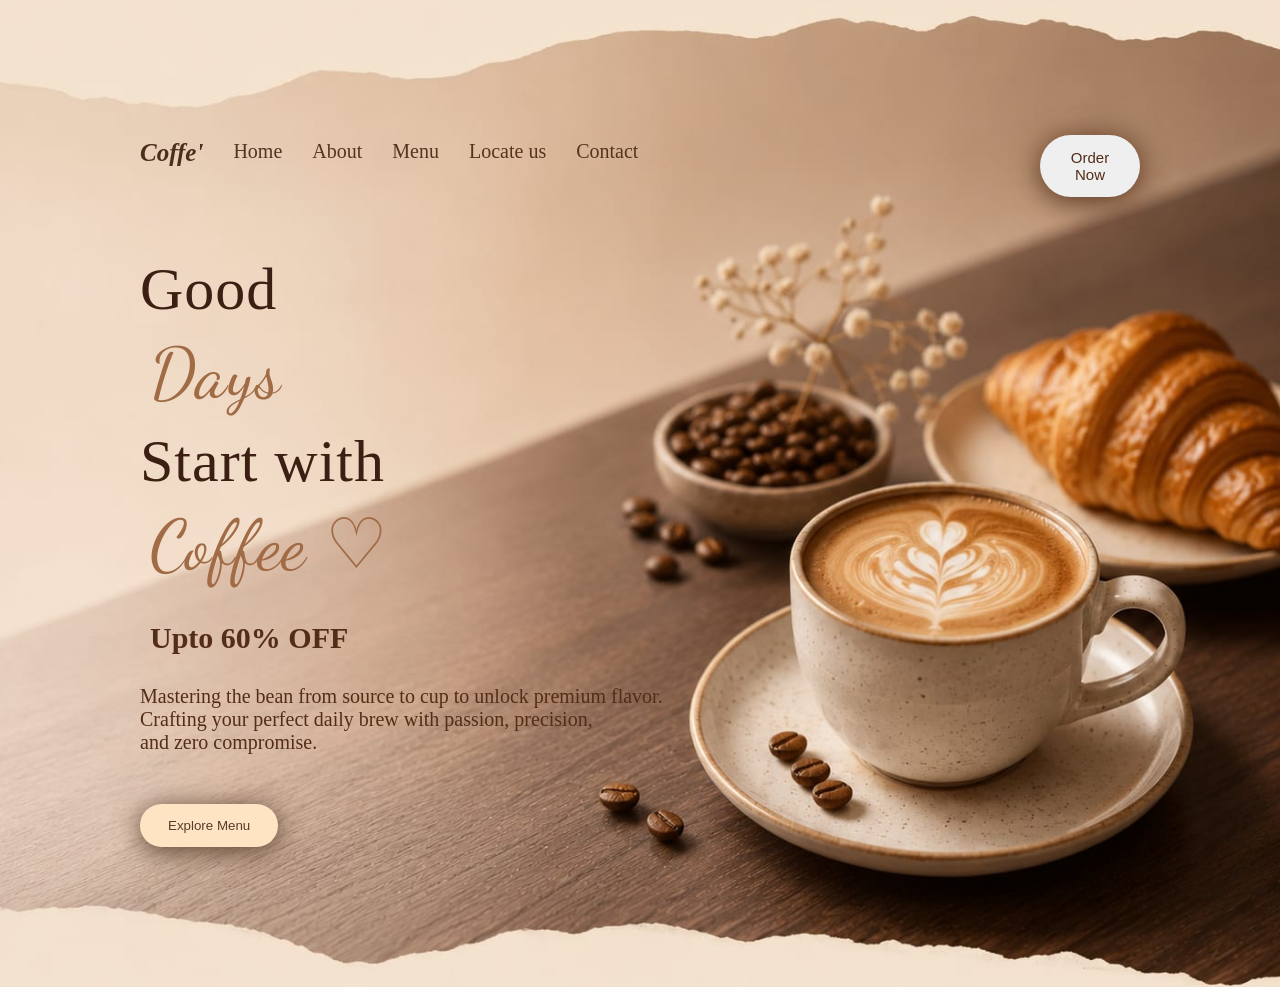
<file: index.html>
<!DOCTYPE html>
<html lang="en">
<head>
    <meta charset="UTF-8">
    <meta name="viewport" content="width=device-width, initial-scale=1.0">
    <title>Coffee Shop</title>
    <link rel="stylesheet"  href="style.css">
    <link rel="preconnect" href="https://fonts.googleapis.com">
<link rel="preconnect" href="https://fonts.gstatic.com" crossorigin>
<link href="https://fonts.googleapis.com/css2?family=Dancing+Script:wght@400..700&display=swap" rel="stylesheet">
    
</head>
<body>
    
  <main class="hero-container">
    
        <header>
            <div class="logos">

            </div>
            <nav class="navbar">
                <div class="logo">Coffe'</div>
                <a href="home/home.html">Home</a>
                <a href="about/cont.html" class="about">About</a>
                <a href="menu/menu.html">Menu</a>
                <a href="locateus/locate.html">Locate us</a>
                <a href="contact/contact.html"> Contact</a>

            </nav>
            <div class="right">
                
                <button class="btn" onclick="orderNow()">Order Now
                    <span> </span>
                </button>
               
            </div>
        </header>

        <div class="content">
        <h1>Good<br><span class="cursive">Days</span><br>
        Start with <br>
        <span class="cursive">Coffee ♡</span></h1>
        <H2> Upto 60% OFF</H2>
        <p>Mastering the bean from source to cup to
             unlock premium flavor. <br>
             Crafting your perfect daily
             brew with passion, precision, <br> and zero compromise.</p>
             <button class="button" onclick="window.location.href='menu/menu.html'">Explore Menu
                <span> </span>
             </button>
            </div>
  </main>  
    <script>
        function orderNow() {
            const audio = new Audio("ordernow/order.mp3");
            audio.play();
            window.open("ordernow/order.html","_blank");
        }
    </script>
</body>
</html>
</file>
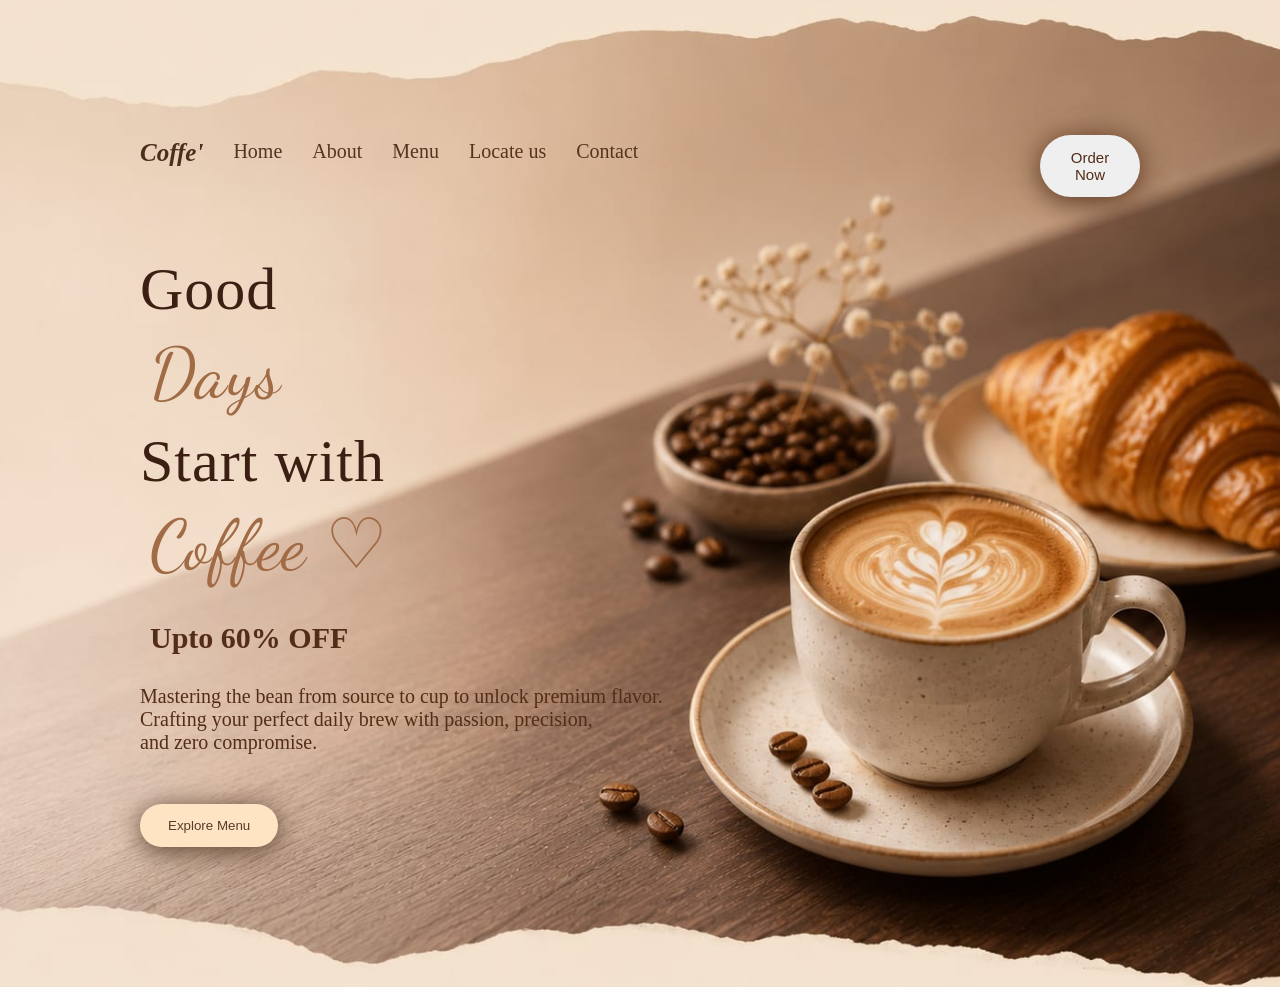
<file: front.html>
<!DOCTYPE html>
<html lang="en">
<head>
    <meta charset="UTF-8">
    <meta name="viewport" content="width=device-width, initial-scale=1.0">
    <title>Coffee Shop</title>
    <link rel="stylesheet"  href="style.css">
    <link rel="preconnect" href="https://fonts.googleapis.com">
<link rel="preconnect" href="https://fonts.gstatic.com" crossorigin>
<link href="https://fonts.googleapis.com/css2?family=Dancing+Script:wght@400..700&display=swap" rel="stylesheet">
    
</head>
<body>
    
  <main class="hero-container">
    
        <header>
            <div class="logos">

            </div>
            <nav class="navbar">
                <div class="logo">Coffe'</div>
                <a href="home/home.html">Home</a>
                <a href="about/cont.html" class="about">About</a>
                <a href="menu/menu.html">Menu</a>
                <a href="locateus/locate.html">Locate us</a>
                <a href="contact/contact.html"> Contact</a>

            </nav>
            <div class="right">
                
                <button class="btn" onclick="orderNow()">Order Now
                    <span> </span>
                </button>
               
                <audio id="orderSound">
                    <source src="ordernow/order.mp3" type="audio/mpeg">
                </audio>
                
                <script>
                function orderNow() {
                    const audio = document.getElementById("orderSound");
                
                    audio.play();
                
                    setTimeout(function() {
                        window.location.href = "../order.html";
                    }, 500);
                }
                </script>
            </div>
        </header>

        <div class="content">
        <h1>Good<br><span class="cursive">Days</span><br>
        Start with <br>
        <span class="cursive">Coffee ♡</span></h1>
        <H2> Upto 60% OFF</H2>
        <p>Mastering the bean from source to cup to
             unlock premium flavor. <br>
             Crafting your perfect daily
             brew with passion, precision, <br> and zero compromise.</p>
             <button class="button" onclick="window.location.href='../menu/menu.html'">Explore Menu
                <span> </span>
             </button>
            </div>
  </main>  
    
</body>
</html>
</file>
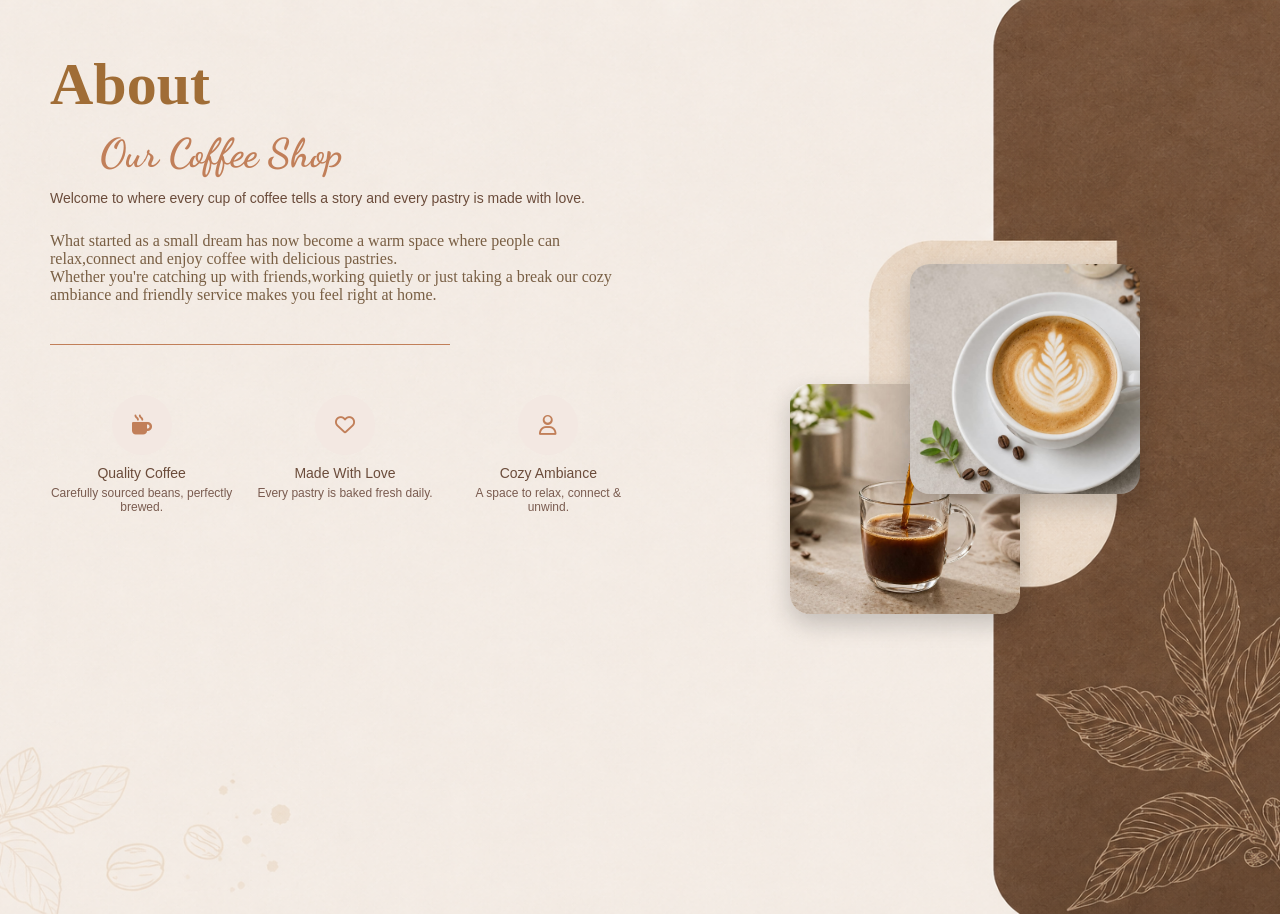
<file: about/cont.html>
<!DOCTYPE html>
<html lang="en">
<head>
    <meta charset="UTF-8">
    <meta name="viewport" content="width=device-width, initial-scale=1.0">
    <title>About</title>
    <link rel="preconnect" href="https://fonts.googleapis.com">
<link rel="preconnect" href="https://fonts.gstatic.com" crossorigin>
<link href="https://fonts.googleapis.com/css2?family=Dancing+Script:wght@400..700&display=swap" rel="stylesheet">
     <link rel="stylesheet"  href="styleabout.css">
     <link rel="stylesheet" href="https://cdnjs.cloudflare.com/ajax/libs/font-awesome/6.5.2/css/all.min.css">
</head>


<body>
    
        <div class="about-container">
            <div class="left">
                <h1 class="fade-up">About</h1>
                <h2 class="about-script">Our Coffee Shop</h2>

                    <p class="box">Welcome to 
                     where every cup of coffee tells a story and every pastry is made with love.<br><br>
                    </p>
                   
                    <p class="fade-right">
                     What started as a small dream has now become a warm space where people can relax,connect and enjoy coffee with delicious pastries.<br>
                     Whether you're catching up with friends,working quietly 
                     or just taking a break our cozy ambiance and friendly service makes you feel right at home.

                </p>
                <div class="line"></div>
                <div class="features">

                    <div class="feature">
                      <div class="icon"><i class="fa-solid fa-mug-hot"></i></div>
                      <h4>Quality Coffee</h4>
                      <p>Carefully sourced beans, perfectly brewed.</p>
                    </div>
                
                    <div class="feature">
                      <div class="icon"><i class="fa-regular fa-heart"></i></div>
                      <h4>Made With Love</h4>
                      <p>Every pastry is baked fresh daily.</p>
                    </div>
                
                    <div class="feature">
                      <div class="icon"><i class="fa-regular fa-user"></i></div>
                      <h4>Cozy Ambiance</h4>
                      <p>A space to relax, connect & unwind.</p>
                    </div>
                
                  </div>
                
                </div>
            </div>
            
              <div class="right">
                <img src="top.jpg" class="img img-top">
                <img src="bottom.jpg" class="img img-bottom">
            </div>
        </div>
        </div>
        <script src="script.js"></script>
    
</body>
</html>
</file>
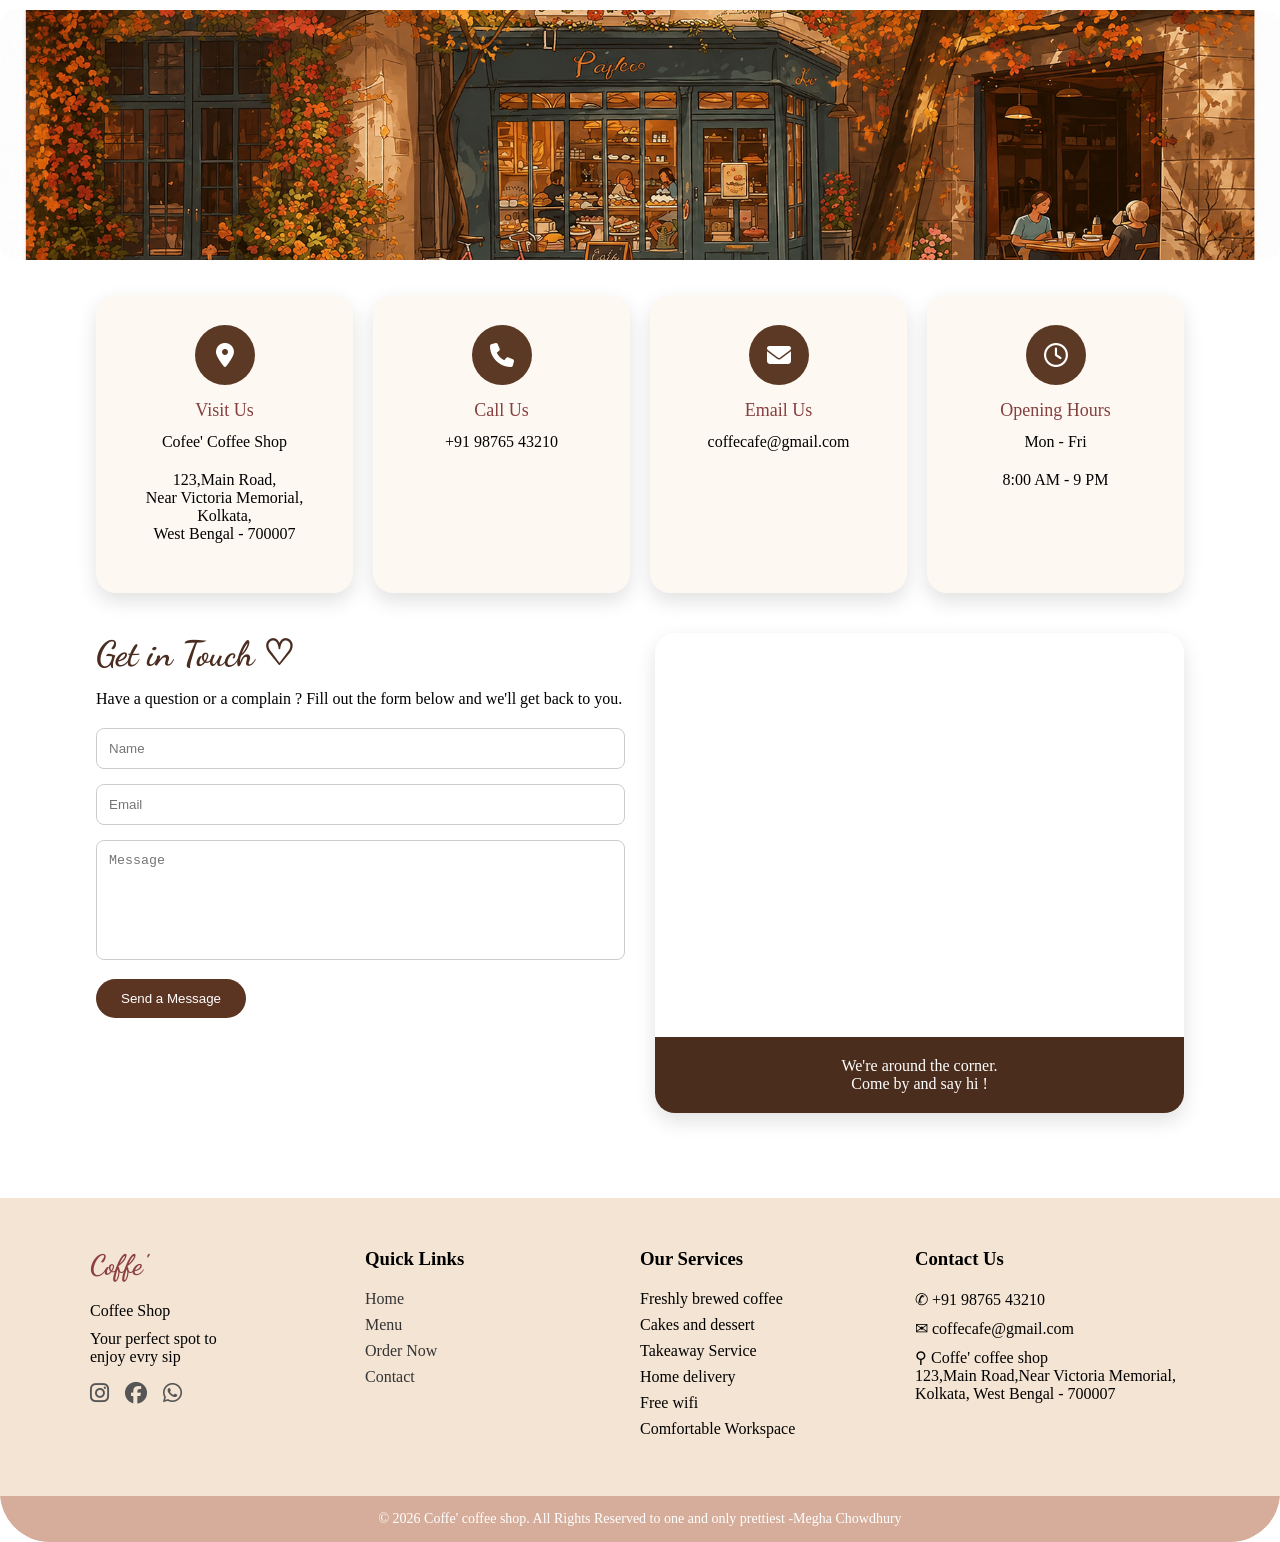
<file: contact/contact.html>
<!DOCTYPE html>
<html lang="en">
<head>
    <meta charset="UTF-8">
    <meta name="viewport" content="width=device-width, initial-scale=1.0">
    <title>Contact</title>
    <link rel="stylesheet" href="contact.css">
    <link rel="stylesheet" href="https://cdnjs.cloudflare.com/ajax/libs/font-awesome/6.5.2/css/all.min.css">
    <link rel="preconnect" href="https://fonts.googleapis.com">
    <link rel="preconnect" href="https://fonts.gstatic.com" crossorigin>
    <link href="https://fonts.googleapis.com/css2?family=Dancing+Script:wght@400..700&display=swap" rel="stylesheet">
        
</head>
<body>
    <section class="hero">
        <img src="co.png" al="contact img">
    </section>
    <div class="container">
        <div class="top-cards">
            <div class="card">
                <div class="icon"><i class="fa-solid fa-location-dot"> </i></div>
                <h3> Visit Us</h3>
                <p> Cofee' Coffee Shop</p>
                <p>  123,Main Road,<br> Near Victoria Memorial,<br>
                    Kolkata, <br> West Bengal - 700007</p>
            </div>
            <div class="card">
                <div class="icon"><i class="fa-solid fa-phone"> </i></div>
                <h3>Call Us</h3>
                <p> +91 98765 43210</p>
            </div>
            <div class="card"> 
                <div class="icon"><i class="fa-solid fa-envelope"></i></div>
                <h3>Email Us</h3>
                <p> coffecafe@gmail.com</p>
            </div>
            <div class="card">
                <div class="icon"> <i class="fa-regular fa-clock"></i></div>
                <h3>Opening Hours</h3>
                <p> Mon - Fri</p>
                <p> 8:00 AM - 9 PM</p>
            </div>
        </div>
        <div class="contact-section">
            <div class="left">
                <h1>Get in Touch ♡</h1>
                <p> 
                    Have a question or a complain ? Fill out the form below
                    and we'll get back to you.
                </p>
                <form>
                    <input type="text" placeholder="Name">
                    <input type="email" placeholder="Email">
                    <textarea placeholder="Message"></textarea>
                    <button> Send a Message</button>
                </form>
            </div>
            <div class="right"> 
                <iframe
                src="https://www.google.com/maps?q=Kolkata&output=embed">
            </iframe>
            <div class="map-footer">
                We're around the corner.<br>
                Come by and say hi !
            </div>
            </div>
        </div>
    </div>
    <footer class="footer">
        <div class="footer-cont">
            <div class="footer-col">
                <h2 class="box"> Coffe'</h2>
                <p class="logo-text">Coffee Shop</p>
                <p>Your perfect spot to <br>
                enjoy evry sip</p>
                <div class="social-icons">
                    <a href="#"><i class="fa-brands fa-instagram"></i></a>
                    <a href="#"><i class="fa-brands fa-facebook"></i></a>
                    <a href="#"><i class="fa-brands fa-whatsapp"></i></a>
                </div>
            </div>
            <div class="footer-col">
                <h3>Quick Links</h3>
                <ul>
                    <li><a href="#">Home</a></li>
                    <li><a href="#"> Menu</a></li>
                    <li><a href="#">Order Now</a></li>
                    <li> <a href="#">Contact</a></li>
                </ul>
            </div>
            <div class="footer-col">
                <h3>Our Services</h3>
                <ul>
                    <li>Freshly brewed coffee</li>
                    <li> Cakes and dessert</li>
                    <li>Takeaway Service</li>
                    <li>Home delivery</li>
                    <li>Free wifi</li>
                    <li>Comfortable Workspace</li>
                </ul>
            </div>
            <div class="footer-col">
                <h3> Contact Us</h3>
                <p> ✆  +91 98765 43210</p>
                <p> ✉︎ coffecafe@gmail.com</p>
                <p>⚲ Coffe' coffee shop <br>
                     123,Main Road,Near Victoria Memorial,<br>
                Kolkata, West Bengal - 700007</p>
            </div>
        </div>
        <div class="copyright">
            © 2026 Coffe' coffee shop. All Rights Reserved to one and only prettiest -Megha Chowdhury
        </div>
    </footer>
</body>
</html>
</file>
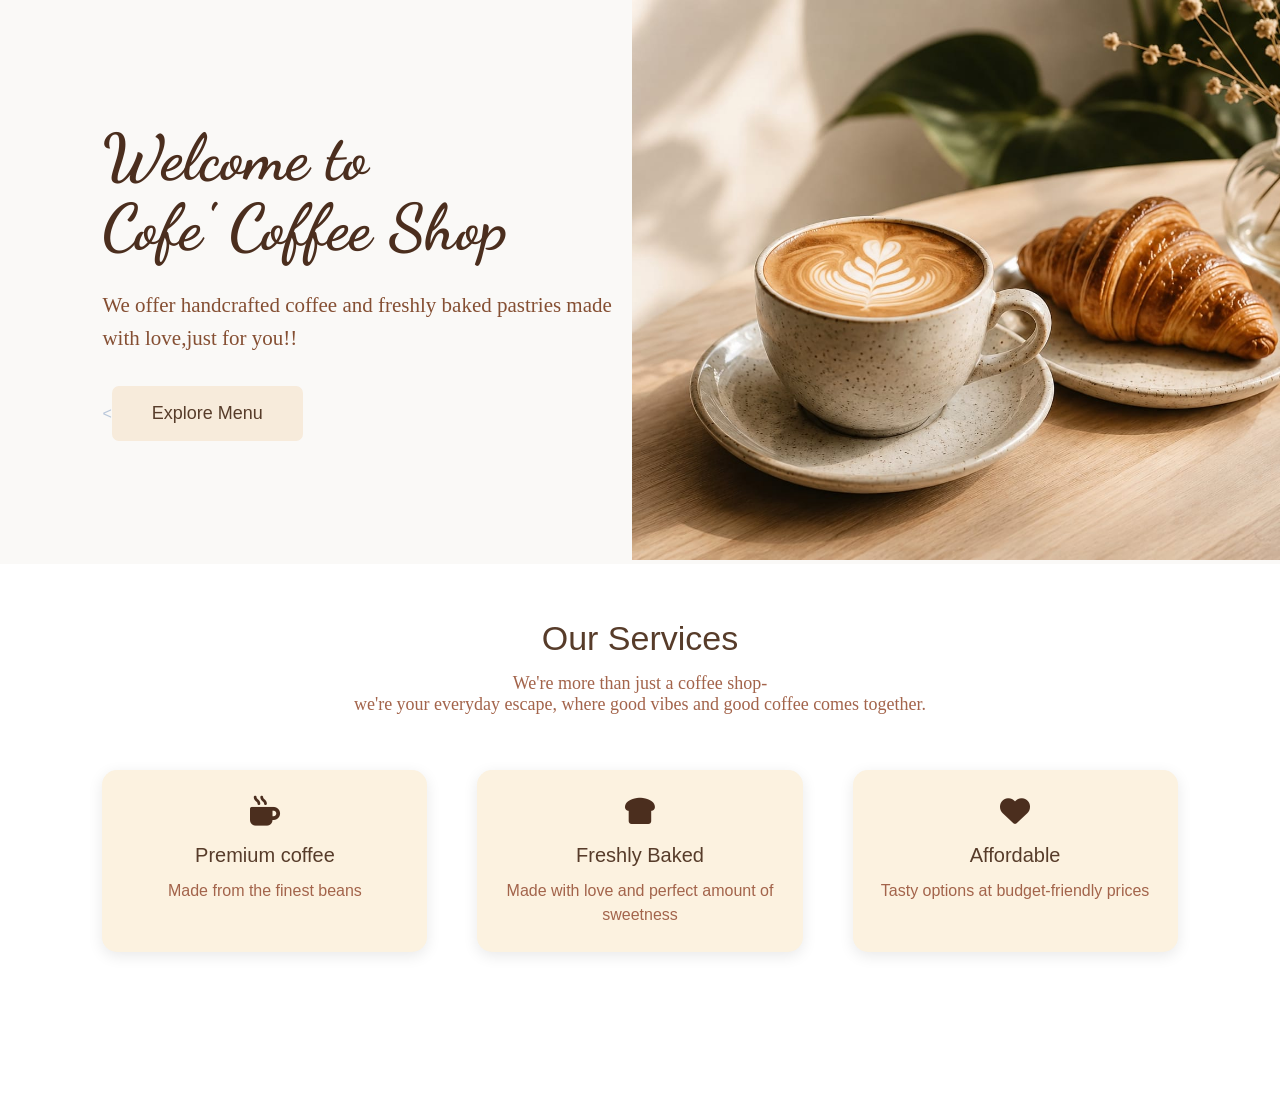
<file: home/home.html>
<!DOCTYPE html>
<html lang="en">
<head>
    <meta charset="UTF-8">
    <meta name="viewport" content="width=device-width, initial-scale=1.0">
    <title>Home</title>
    <link rel="stylesheet" href="stylemenu.css">
    <link rel="stylesheet" href="https://cdnjs.cloudflare.com/ajax/libs/font-awesome/6.5.2/css/all.min.css">
    <link href="https://fonts.googleapis.com/css2?family=Dancing+Script:wght@400..700&display=swap" rel="stylesheet">
</head>
<body>
    <section class="hero">
        <div class="hero-text">
            <h1 class="slide1">Welcome to <br> Cofe' Coffee Shop</h1>
            <p class="slide2">We offer handcrafted coffee and freshly baked pastries made with love,just for you!!</p>
           <<button class="slide3" onclick="window.location.href='menu/menu.html'">Explore Menu</button>
        </div>
        <div class="hero-image">
            <img src="home.jpeg" alt="Coffee-cup">
        </div>
    </section>
    <section class="services">
        <h2 class="slide1"> Our Services</h2>
        <p class="slide2"> 
            We're more than just a coffee shop- <br>we're your everyday escape, where good vibes and good coffee comes together.
        </p>
        <div class="service-container">
            <div class="service">
                <div class="icon"><i class="fa fa-mug-hot"></i></div>
                <h3> Premium coffee</h3>
                <p>
                    Made from the finest beans
                </p>
            </div>
            <div class="service">
                <div class="icon"> <i class="fa fa-bread-slice"></i></div>
                <h3> Freshly Baked</h3>
                <p>
                   Made with love and perfect amount of sweetness
                </p>
            </div>
            <div class="service">
                <div class="icon"><i class="fa-solid fa-heart"></i></div>
                <h3> Affordable </h3>
                <p>
                    Tasty options at budget-friendly prices
                </p>
            </div>
        </div>
    </section>
    <script src="script.js"></script>
    <footer class="footer"></footer>
</body>
</html>
</file>
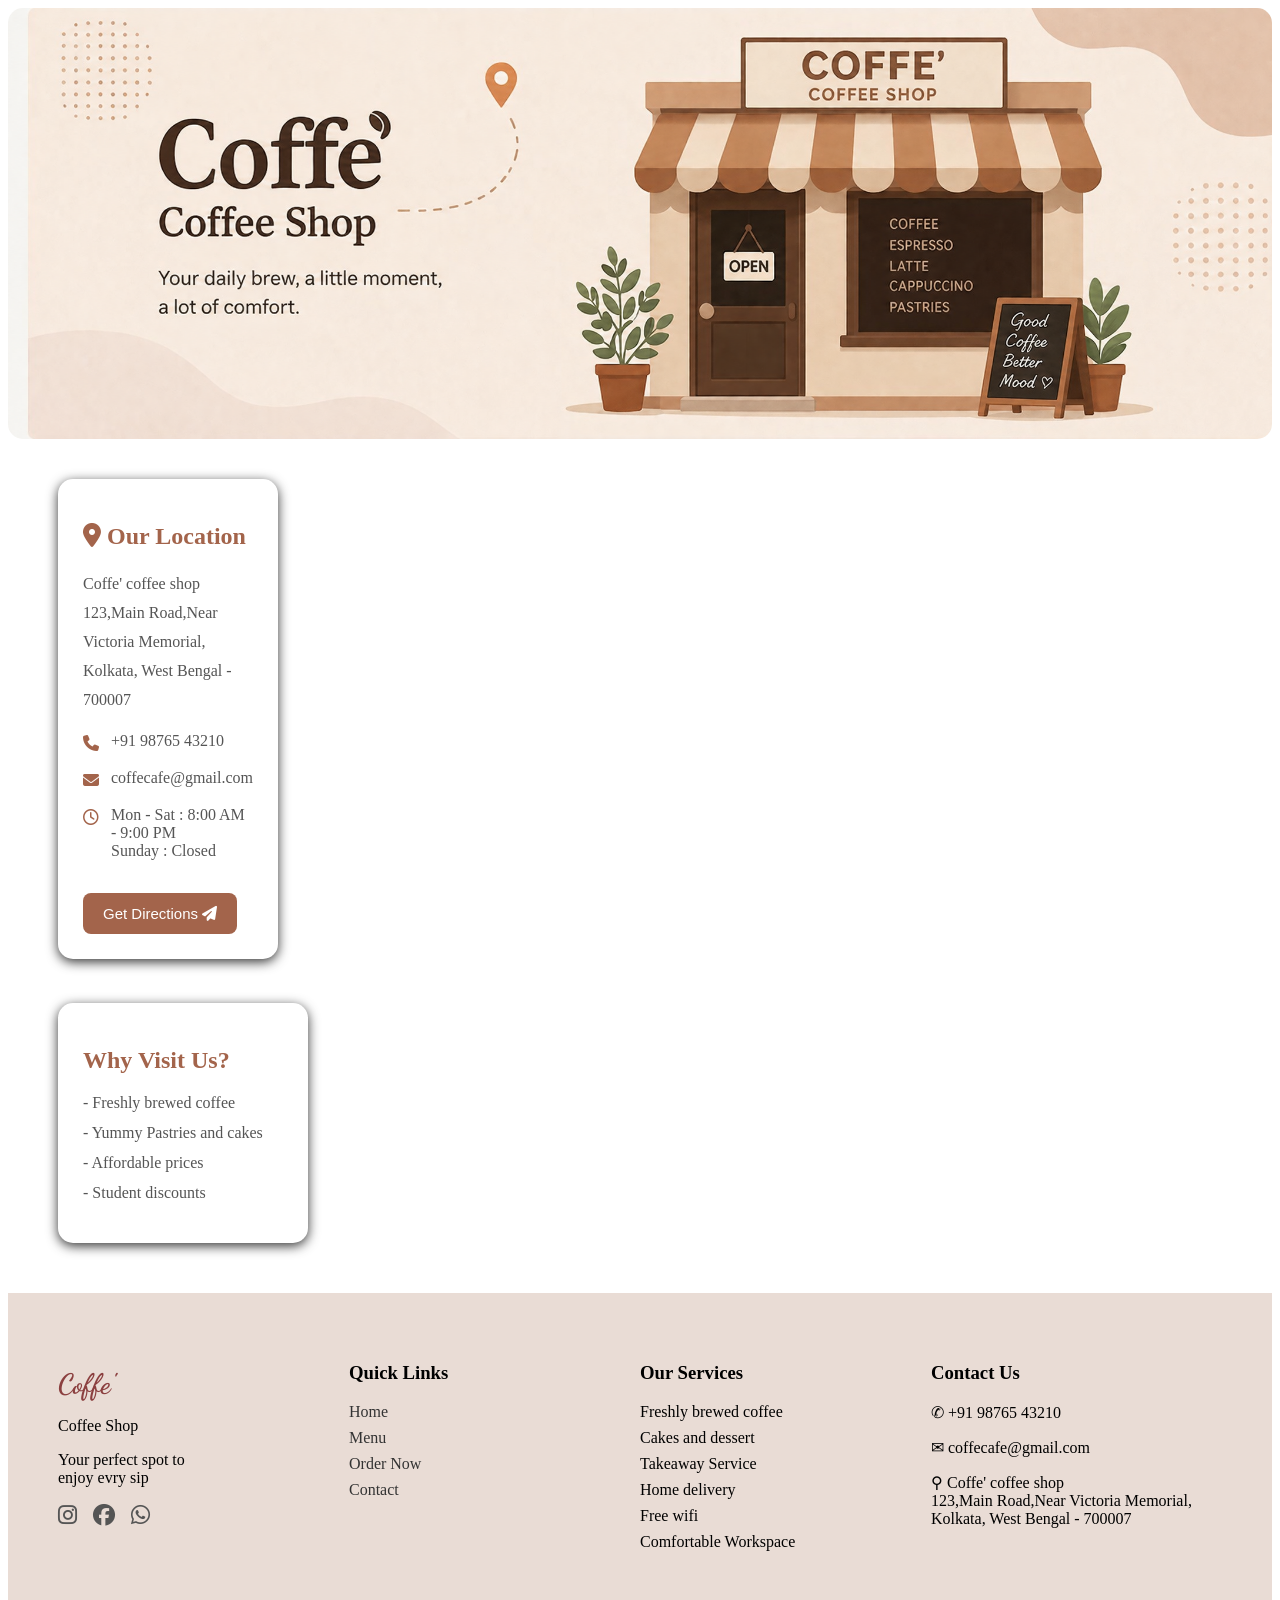
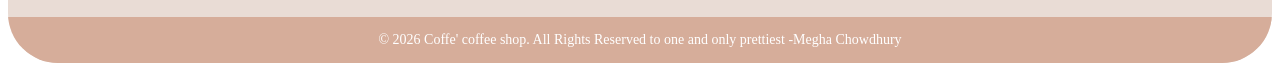
<file: locateus/locate.html>
<!DOCTYPE html>
<html lang="en">
<head>
    <meta charset="UTF-8">
    <meta name="viewport" content="width=device-width, initial-scale=1.0">
    <title>Locate</title>
    <link rel="stylesheet" href="https://cdnjs.cloudflare.com/ajax/libs/font-awesome/6.5.2/css/all.min.css">
    <link rel="stylesheet" href="stylelocate.css">
    <link href="https://fonts.googleapis.com/css2?family=Dancing+Script:wght@400..700&display=swap" rel="stylesheet">
</head>
<body>
    <section class="hero">
        <img src="loc.png" al="locate img">
    </section>
    <div class="loc-container">
        <div class="container"> 
        <div class="cont-card">
            <h2><i class="fa-solid fa-location-dot">  </i>  Our Location</h2>
            <p> Coffe' coffee shop <br>
            123,Main Road,Near Victoria Memorial,<br>
        Kolkata, West Bengal - 700007
            </p>
            <div class="info">
                <i class="fa-solid fa-phone"></i>
                <span> +91 98765 43210</span>
            </div>
            <div class="info">
                <i class="fa-solid fa-envelope"></i>
                <span>
                    coffecafe@gmail.com
                </span>
            </div>
            <div class="info">
                <i class="fa-regular fa-clock"></i>
                <span>
                    Mon - Sat : 8:00 AM - 9:00 PM <br>
                    Sunday : Closed 
                </span>
            </div>
            <button> Get Directions <i class="fa-solid fa-paper-plane"></i></button>
        </div>
        <div class="map">
            <iframe
                src="https://www.google.com/maps?q=Kolkata&output=embed"
width="600"
height="450"
style="border:0;"
allowfullscreen=""
loading="lazy">
</iframe>
        </div>
        </div>
    </div>
        <div class="visit-card">
            <h2> Why Visit Us?</h2>
            <ul>
                 <li>- Freshly brewed coffee</li>
                 <li>- Yummy Pastries and cakes</li>
                 <li>- Affordable prices</li>
                 <li>- Student discounts</li>
                </ul>
        </div>
    </div>
    <footer class="footer">
        <div class="footer-cont">
            <div class="footer-col">
                <h2 class="box"> Coffe'</h2>
                <p class="logo-text">Coffee Shop</p>
                <p>Your perfect spot to <br>
                enjoy evry sip</p>
                <div class="social-icons">
                    <a href="#"><i class="fa-brands fa-instagram"></i></a>
                    <a href="#"><i class="fa-brands fa-facebook"></i></a>
                    <a href="#"><i class="fa-brands fa-whatsapp"></i></a>
                </div>
            </div>
            <div class="footer-col">
                <h3>Quick Links</h3>
                <ul>
                    <li><a href="#">Home</a></li>
                    <li><a href="#"> Menu</a></li>
                    <li><a href="#">Order Now</a></li>
                    <li> <a href="#">Contact</a></li>
                </ul>
            </div>
            <div class="footer-col">
                <h3>Our Services</h3>
                <ul>
                    <li>Freshly brewed coffee</li>
                    <li> Cakes and dessert</li>
                    <li>Takeaway Service</li>
                    <li>Home delivery</li>
                    <li>Free wifi</li>
                    <li>Comfortable Workspace</li>
                </ul>
            </div>
            <div class="footer-col">
                <h3> Contact Us</h3>
                <p> ✆  +91 98765 43210</p>
                <p> ✉︎ coffecafe@gmail.com</p>
                <p>⚲ Coffe' coffee shop <br>
                     123,Main Road,Near Victoria Memorial,<br>
                Kolkata, West Bengal - 700007</p>
            </div>
        </div>
        <div class="copyright">
            © 2026 Coffe' coffee shop. All Rights Reserved to one and only prettiest -Megha Chowdhury
        </div>
    </footer>
</body>
</html>
</file>
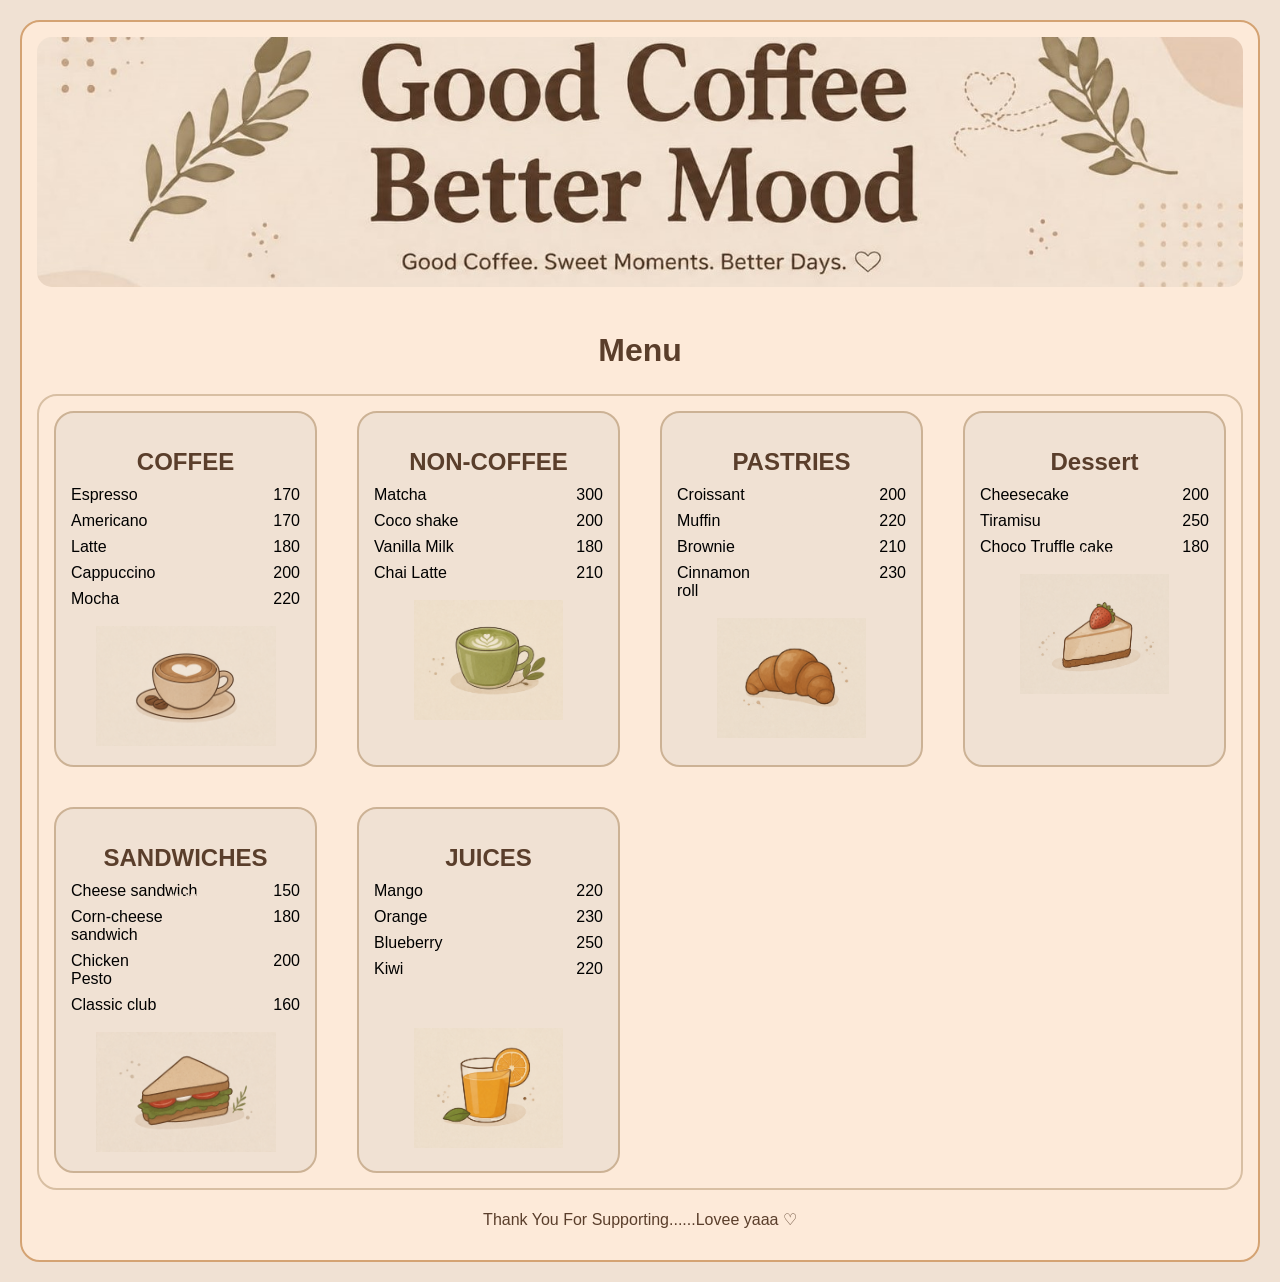
<file: menu/menu.html>
<!DOCTYPE html>
<html lang="en">
<head>
    <meta charset="UTF-8">
    <meta name="viewport" content="width=device-width, initial-scale=1.0">
    <title>Menu</title>
    <link rel="stylesheet" href="menu.css">
</head>
<body>
    <div class="container">
   <div class="header-imag">
    <img src="menu.jpeg" alt="banner">
   </div>     
    <h1 class="main-title">Menu</h1>
    <div class="menu"> 
        <div class="card">
            <h2>COFFEE</h2>
            <div class="row"><span>Espresso</span><span> 170</span></div>
            <div class="row"><span>Americano</span><span> 170</span></div>
            <div class="row"><span>Latte</span><span> 180</span></div>
            <div class="row"><span>Cappuccino</span><span> 200</span></div>
            <div class="row"><span>Mocha</span><span> 220</span></div>
            <img src="coffee.png" class="img">
        </div>
        <div class="card">
            <h2>NON-COFFEE </h2>
            <div class="row"><span>Matcha</span><span> 300</span></div>
            <div class="row"><span>Coco shake</span> 
                <span> 200</span></div>
            <div class="row"><span>Vanilla Milk</span><span> 180</span></div>
            <div class="row"><span>Chai Latte</span><span> 210</span></div>
            <img src="matcha.png" class="img">
        </div>
        <div class="card">
            <h2> PASTRIES</h2>
            <div class="row"><span>Croissant  </span><span> 200</span></div>
            <div class="row"><span>Muffin </span><span> 220</span></div>
            <div class="row"><span>Brownie </span><span> 210</span></div>
            <div class="row"><span>Cinnamon<br>roll </span>
                <span> 230</span></div>
                <img src="cross.png" class="img">
        </div>
        <div class="card">
            <h2>Dessert</h2>
            <div class="row"><span>Cheesecake</span><span> 200</span></div>
            <div class="row"><span>Tiramisu</span><span> 250</span></div>
            <div class="row"><span>Choco Truffle cake </span>
                <span> 180</span></div>
                <img src="cake.png" class="img">
        </div>
        <div class="card">
            <h2>SANDWICHES</h2>
            <div class="row"><span>Cheese sandwich</span><span> 150</span></div>
            <div class="row"><span>Corn-cheese sandwich</span><span> 180</span></div>
            <div class="row"><span>Chicken<br> Pesto</span><span> 200</span></div>
            <div class="row"><span>Classic club</span><span> 160</span></div>
            <img src="sandwich.png" class="img">
        </div>
        <div class="card">
            <h2>JUICES</h2>
            <div class="row"><span>Mango </span><span> 220</span></div>
            <div class="row"><span>Orange</span><span> 230</span></div>
            <div class="row"><span>Blueberry </span><span> 250</span></div>
            <div class="row"><span>Kiwi</span><span> 220</span></div>
            <div class="row"><span></span><span> </span></div>
            <div class="row"><span></span><span> </span></div>
            <div class="row"><span></span><span> </span></div>
            <div class="row"><span></span><span> </span></div>
            
            <img src="juice.png" class="img">
        </div>
    </div>
    <p class="footer">Thank You For Supporting......Lovee yaaa ♡</p>
    </div>
</body>
</html>
</file>
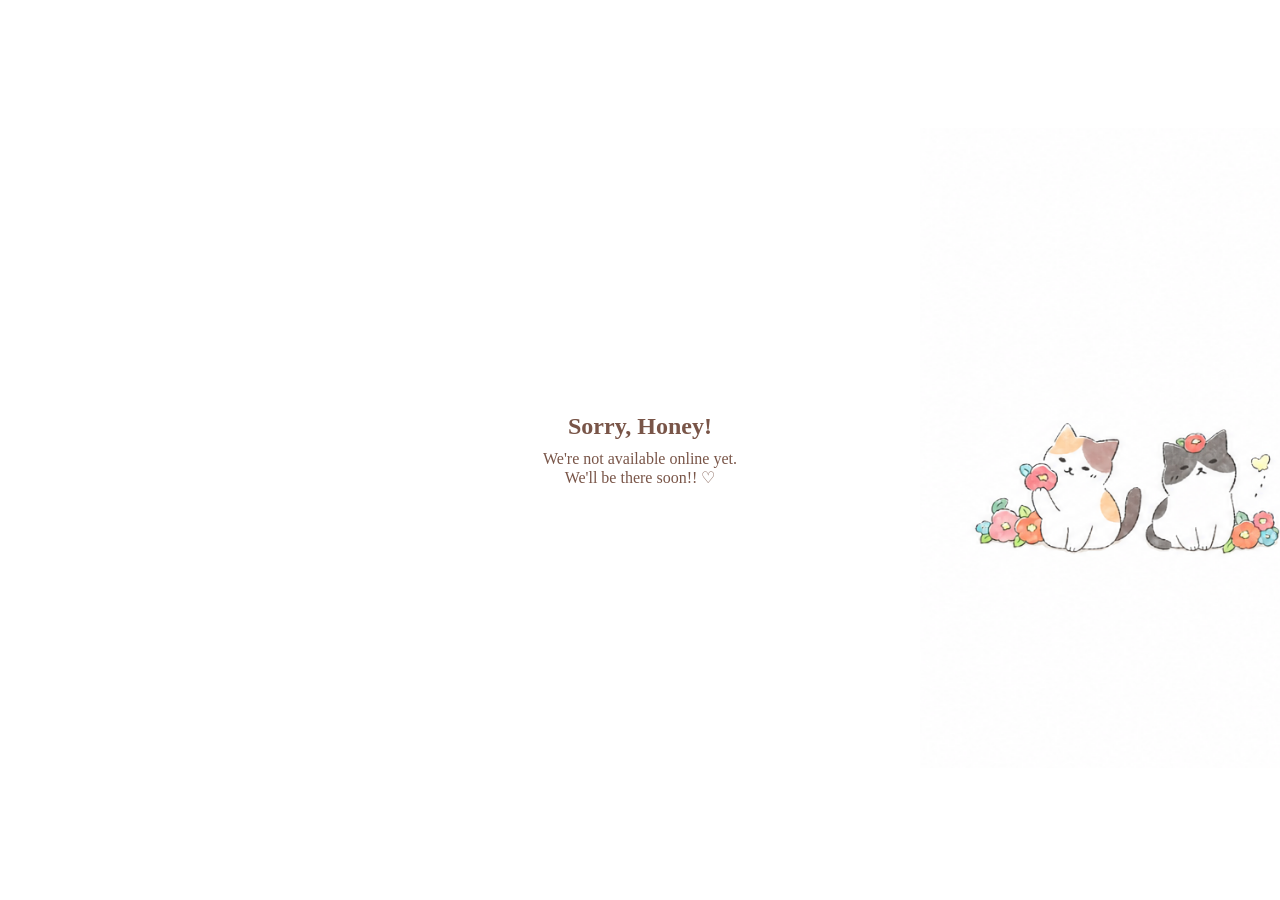
<file: ordernow/order.html>
<!DOCTYPE html>
<html lang="en">
<head>
    <meta charset="UTF-8">
    <meta name="viewport" content="width=device-width, initial-scale=1.0">
    <title>Order</title>
  <link rel="stylesheet" href="order.css">
</head>
<body>

    <div class="coming-soon">
        <div class="message">
            <h2>Sorry, Honey!</h2>
            <p>We're not available online yet. <br> We'll be there soon!! ♡</p>
        </div>
        <div class="cats">
            <img src="cats.png" alt="cute-cats">
        </div>
    </div>

</body>
</html>
</file>
<file: style.css>
*{
    margin: 0;
    padding: 0;
    box-sizing: border-box;
}
.hero-container{
    margin:50px;
    padding: 90px;
    margin-top: 40px;
}
.navbar{
    margin-right: 20px;
    padding-right: 20px;
    display: flex;
    gap: 30px;  
    padding-top:10px ;
}
a{
color: #53341F;
text-decoration: none;
font-size: 20px;
}
body{
    background-image:url(cof.jpg) ;
    background-size: cover;
    background-repeat: no-repeat;
    background-position: center;
    margin: 0;
}
.button{
   color: #573c2a;
   background-color: bisque;
   border:none;
   padding: 14px 28px;
   border-radius: 50px;
   display: flex;
   box-shadow: 0 4px 3cap ;
   margin-top: 50px;

}
.logo{
    font-size:25px;
    font-style: italic;
    color: #4b2e1e;
    font-weight: bold;
    margin: 0;
    line-height: 1;
    
}
.content{
    margin-top: 20px;
    font-size: 20px;
}
h1{
    font-family: 'Comorant Garamond',serif;
    font-size: 60px;
    line-height: 85px;
    color:#3b1f12;
    letter-spacing: 1px;
    font-weight: lighter;

}
.cursive{
    font-family: 'Dancing Script',cursive;
    font-size: 70px;
    color:  #a06b45;
    font-weight: normal;
    margin-left: 10px;
}
h2{
    margin-top: 20px;
    margin-bottom: 20px;
    color:#532d18; 
    padding: 10px;
}
p{
    margin-top:20px;
    margin-bottom: 20px;
    color:#532d18; 
    font-weight: 550px;
    
}
.right{
    display: flex;
    align-items: center;
    gap:20px
}
.btn{
    padding: 14px 28px;
    border-radius: 50px;
    color:#532d18;
    border:none;
    align-items: center;
    margin-left:900px ;
    font-size: 15px;
    box-shadow: 0 4px 3cap ;
    margin-top:0px ;
    display: flex;
    position: relative;
    top: -30px;
}
</file>
<file: about/styleabout.css>
*{
    margin: 0;
    padding: 0;
    box-sizing: border-box;
    font-family: 'Poppins',sans-serif;
}
body{
    
    background-image:url(about.png) ;
    background-size: cover;
    background-repeat: no-repeat;
    background-position: center;
    margin: 0;
}
.about-sec{
    padding: 50px;
}
.about-container{
    display: flex;
    align-items: center;
    justify-content: space-between;
    padding: 50px;
}
.about-text h2{
    font-size: 48px;
    color:#a8743b;
    margin-bottom: 20px;
}
.about-text .highlight{
    font-weight: bold;
    margin-bottom: 15px;
    color:#555;
}
.left{
    width: 50%;
}
.left h2{
    font-size: 40px;
    margin-bottom: 10px;
}

.right {
    position: relative;
    width: 50%;
    height: 350px;
    margin-left: 500px;
    top: -300px;
}


.img {
    width: 230px;
    height: 230px;
    object-fit: cover;
    border-radius: 20px;
    position: absolute;
    box-shadow: 0 10px 25px rgba(0,0,0,0.2);
}


.img-top {
    top: 0;
    right: 0;
    z-index: 2;
}


.img-bottom {
    bottom: 0;
    right: 120px;
    z-index: 1;
}
h3{
    color:#a06d36;;
    font-family: 'Comorant Garamond',serif;
    font-size: 30px;
}
p{
    color:#795f44;

}
h1{
    color: #a06d36;;
    font-family: 'Comorant Garamond',serif;
    font-size: 50px;
    align-items: center;
}
.box{
    font-size: 14px;
    line-height: 1.6;
    color: #6b4c3b;
  }
  .about-script 
  {
  font-family: "Dancing Script", cursive;
  font-size: 32px;
  color: #c17f59;
  margin-top: 10px;
  margin-left: 50px;
  margin-bottom: 20px;
}
.line {
    width: 400px;
    height: 1px;
    background: #c17f59;
    margin-top: 40px;
  }
.fade-up,
.box,
.fade-right,
.zoom{
    opacity: 0;
    transition: all 0.8s ease;
}
.fade-up{
    transform: translateY(50px);
}
.box{
    transform: translateX(-50px);
}
.fade-right{
    transform: translateX(50px);
}
.zoom{
    transform: scale(0.7);
}
.show{
    opacity: 1;
    transform: translate(0,0) scale(1);
}
.fade-up{
    font-size: 60px;
  font-weight: bold;
  margin: 0;
}
.fade-right{
    font-size: 16px;
    font-family: 'Comorant Garamond',serif;
}
.features {
    display: flex;
    justify-content: space-between;
    gap: 20px;
    margin-top: 50px;
  }
  
  
  .feature {
    text-align: center;
    flex: 1;
  }
  
 
  .icon {
    width: 60px;
    height: 60px;
    background: #f3e8e2;
    border-radius: 50%;
    display: flex;
    align-items: center;
    justify-content: center;
    margin: 0 auto 10px;
    color: #c17f59;
    font-size: 20px;
  }
  
 
  .feature h4 {
    font-size: 14px;
    margin: 5px 0;
    font-weight: lighter;
    color: #6b4c3b;
  }
  .feature p {
    font-size: 12px;
    color: #7a5c50;
  }
  .about-script {
    animation: slideUp 1.2s ease-in-out;
}

@keyframes slideUp {
    from {
        opacity: 0;
        transform: translateY(60px);
    }
    to {
        opacity: 1;
        transform: translateY(0);
    }
}
.img {
    animation: slideUp 1s ease-out;
}

@keyframes slideUp {
    from {
        opacity: 0;
        transform: translateY(60px);
    }

    to {
        opacity: 1;
        transform: translateY(0);
    }
}
.feature:nth-child(1) {
    animation: slideUp 0.8s ease-out;
}

.feature:nth-child(2) {
    animation: slideUp 0.8s ease-out 0.2s;
    animation-fill-mode: backwards;
}

.feature:nth-child(3) {
    animation: slideUp 0.8s ease-out 0.4s;
    animation-fill-mode: backwards;
}

@keyframes slideUp {
    from {
        opacity: 0;
        transform: translateY(50px);
    }

    to {
        opacity: 1;
        transform: translateY(0);
    }
}
</file>
<file: contact/contact.css>
*{
    margin: 0;
    padding: 0;
    box-sizing: border-box;
   
}
body{
    background:white;
}
.container{
    width: 85%;
   max-width: 1200px;
   margin: auto;
   padding: 5px 0;
   
}
.top-cards{
    display: grid;
    grid-template-columns: repeat(4,1fr);
    gap: 20px;
}
.card{
    background: white;
    border-radius: 20px;
    background: #fdf8f2;
    padding: 30px 20px ;
    box-shadow: 0 8px 20px rgba(0,0,0,.12);
    text-align: center;
}
.icon{
    width: 60px;
    height: 60px;
    background: #5b3924;
    color: white;
    border-radius: 50%;
    display: flex;
    justify-content: center;
    align-items: center;
    margin: auto;
    margin-bottom: 15px;
    font-size: 24px;
}
.contact-section{
    margin-top: 40px;
    display: grid;
    grid-template-columns: 1fr 1fr;
    gap:30px;
}
.left h1{
    font-size: 45px;
    margin-bottom: 15px;
    color: #4b2c20;
}
.left p{
    margin-bottom: 20px;
}
form input,
form textarea{
    width: 100%;
    padding: 12px;
    margin-bottom: 15px;
    border: 1px solid #ccc;
    border-radius: 8px;
}
form textarea{
    height: 120px;
    resize: none;
}
button{
    background: #5c3522;
    color: white;
    padding: 12px 25px ;
    border: none;
    border-radius: 30px;
    cursor: pointer;
}
.right iframe{
    width: 100%;
    height: 400px;
    border: none;
    border-radius: 20px;
}
.right{
   background: white;
   border-radius: 20px;
   overflow: hidden;
   box-shadow: 0 8px 20px rgba(0,0,0,.12);

}
.map-footer{
    background: #4b2d1d;
    color: white;
    padding: 20px;
    text-align: center;
}
.footer{
    background: #F3E4D3;
    border-radius: 0 0 50px 50px;
    margin-top: 80px;
    overflow: hidden;
}
.footer-cont{
    max-width: 1200px;
    margin: auto;
    display: flex;
    justify-content: space-between;
    padding: 50px;
    flex-wrap: wrap;
   
}
.footer-col{
    flex:1;
    min-width: 200px;
}
.footer h2{
    color :#8b3f3f;
    margin-bottom: 20px;
}
.footer ul{
    list-style: none;
    padding: 0;
}
.footer ul li{
    margin-bottom: 8px;
}
.footer ul li a{
    text-decoration: none;
    color: #333;
}
.footer ul li a :hover{
    color: #b85c5c;
}
.footer h3{
    margin-bottom: 20px;
}
.social-icons{
    margin-top: 15px;
    
}
.social-icons a{
    color:#555;
    font-size: 22px;
    margin-right: 12px;
    text-decoration: none;

}
.social-icons a :hover{
    color: #c79f9f;
}
.copyright{
    background: #d6ad9a;
    text-align: center;
    color: white;
    padding: 15px;
    font-size: 14px;
}
.box{
    font-family: 'Dancing Script',cursive;
    font-weight: bold;
    font-size: 28px;
}
.logo-text{
    margin-bottom: 25px;
}
.left h1{
    font-family: 'Dancing Script',cursive;
    font-size: 35px;
    font-weight: bold;
}
.card h3{
    margin-bottom: 12px;
    font-size: 18px;
    font-weight: 400;
  font-weight: 500;
  color: #863f3f;
}
.card p{
   margin-bottom: 20px;
}
.hero {
    width: 100%;
    height: 250px; 
    overflow: hidden;
    border-radius: 15px;
    margin-bottom: 30px;
    margin-top: 10px;
}

.hero img {
    width: 100%;
    height: 100%;
    object-fit: cover; 
    object-position: center; 
    display: block;
}
.footer-col p{
    margin-bottom: 10px;
}
</file>
<file: home/stylemenu.css>
*{
    margin: 0;
    padding: 0;
    box-sizing: border-box;
}
body{
    font-family: Arial, sans-serif;
    color: #b9c7da;
}
.hero{
    min-height: 560px;
    display: flex;
    align-items: center;
    padding-left: 8%;
    background: #faf9f7;
}
.hero-text{
    width: 45%;
}
.hero-text h1{
    font-size: 64px;
    line-height: 1.1;
    margin-bottom: 25px;
    font-family: 'Dancing Script',cursive;
    color: #4b2e1e;
}
.hero-text p{
    font-size: 21px;
    line-height: 1.6;
    margin-bottom: 30px;
    color:#854f33;
    font-family: 'Comorant Garamond',serif;
}
button{
    background:  rgb(247, 235, 219);
    color: #573c2a;
    border:none;
    padding: 17px 40px;
    font-size: 18px;
    border-radius: 7px;
    cursor: pointer;
    border-color: #a3644b;
}
.hero-image{
    width: 55%;
}
.hero-image img{
    width:100% ;
    height: 560px;
    object-fit: cover;
}
.services{
    text-align: center;
    padding: 55px 8%;
    margin: bottom 150px; ;
}
.services h2,h3{
    font-size: 34px;
    margin-bottom: 15px;
    color: #573c2a;
    font-weight: lighter;
}
.services > p{
    color:#a3644b;
    font-size: 18px;
    margin-bottom: 55px;
    font-family: 'Comorant Garamond',serif;
}
.service-container{
    display: flex;
    justify-content: space-between;
    gap: 50px;
}
.service{
    flex: 1;
    background: rgb(252, 242, 224);
    padding: 25px;
    border-radius: 15px;
    box-shadow: 0 4px 15px rgba(0,0,0,0.09);
    transition: 0.3s ease
}
.icon{
    font-size: 30px;
    margin-bottom: 15px;
    color: #4b2e1e;
}
.service h3{
    font-size: 20px;
    margin-bottom: 12px;
}
.service p{
    color: #a3644b;
    line-height: 1.5;
}
.service {
    opacity: 0;
    transform: translateY(40px);
    transition: all 0.6s ease;
}
.service.show {
    opacity: 1;
    transform: translateY(0);
}
.service:nth-child(1) { transition-delay: 0.2s; }
.service:nth-child(2) { transition-delay: 0.4s; }
.service:nth-child(3) { transition-delay: 0.6s; }
.hero-text h1,
.hero-text p,
.hero-text button {
  opacity: 0;
}


.slide1 {
  animation: slideUp 0.6s ease forwards;
  animation-delay: 0.2s;
}

.slide2 {
  animation: slideUp 0.6s ease forwards;
  animation-delay: 0.5s;
}

.slide3 {
  animation: slideUp 0.6s ease forwards;
  animation-delay: 0.8s;
}


@keyframes slideUp {
  from {
    opacity: 0;
    transform: translateY(40px);
  }
  to {
    opacity: 1;
    transform: translateY(0);
  }
}
.footer {
    height: 100px;
    background:white;
  }
</file>
<file: locateus/stylelocate.css>
.loc-container{
    width: 300px;
    display: flex;
    flex-direction: column;
    gap: 20px;
}
.cont-card,
.visit-card{
    background-color: #fff;
    padding: 25px;
    border-radius: 15px;
    box-shadow:  0 3px 12px rgba(0,0,0,0.80);
    margin-left: 50px;
}
.visit-card{
    margin-top: 20px;
    width: 200px;
}
.cont-card h2,
.visit-card h2{
    color: #a3644b;
    font-size: 24px;
    margin-bottom: 20px;
}
.cont-card p{
    color: #555;
    line-height: 1.8;
}
.info{
    display: flex;
    align-items: flex-start;
    gap: 12px;
    margin: 18px 0;
    color: #555;
}
.info i{
    color:#a3644b;
    margin-top: 3px;
}
button{
    background: #a3644b;
    color: white;
    border: none;
    padding: 12px 20px;
    border-radius: 8px;
    cursor: pointer;
    font-size: 15px;
    margin-top: 15px;
}
button :hover{
    background: #d94b6d;
}
.visit-card ul{
    list-style: none;
    padding: 0;
}
.visit-card li{
    margin: 12px 0;
    color: #555;
    font-size: 16px;
}
.container{
    display: flex;
    gap: 30px;
    align-items: flex-start;
}
.map{
    align-items: center;
    margin-left: 50px;
    margin-top: 50px;

}
.hero{
    width: 100%;
    margin-bottom: 40px;
    text-align: center;
}
.hero img{
    width: 100%;
    height: auto;
    display: block;
    border-radius: 15px;
} 
.footer{
    background: #e9dcd5;
    border-radius: 0 0 50px 50px;
    margin-top: 50px;
    overflow: hidden;
}
.footer-cont{
    max-width: 1200px;
    margin: auto;
    display: flex;
    justify-content: space-between;
    padding: 50px;
    flex-wrap: wrap;
}
.footer-col{
    flex:1;
    min-width: 200px;
}
.footer h2{
    color :#8b3f3f;
    margin-bottom: 5px;
}
.footer ul{
    list-style: none;
    padding: 0;
}
.footer ul li{
    margin-bottom: 8px;
}
.footer ul li a{
    text-decoration: none;
    color: #333;
}
.footer ul li a :hover{
    color: #b85c5c;
}
.social-icons{
    margin-top: 15px;
    
}
.social-icons a{
    color:#555;
    font-size: 22px;
    margin-right: 12px;
    text-decoration: none;

}
.social-icons a :hover{
    color: #c79f9f;
}
.copyright{
    background: #d6ad9a;
    text-align: center;
    color: white;
    padding: 15px;
    font-size: 14px;
}
.box{
    font-family: 'Dancing Script',cursive;
    font-weight: bold;
    font-size: 28px;
}
.right iframe{
    width: 100%;
    height: 400px;
    border: none;
    border-radius: 20px;
}
.right{
   background: white;
   border-radius: 20px;
   overflow: hidden;
   box-shadow: 0 8px 20px rgba(0,0,0,.12);
}
</file>
<file: menu/menu.css>
body{
    font-family: Arial, sans-serif;
    background: #f0e1d3;
    margin: 0;
    padding: 20px;

}
.main-title{
    text-align: center;
    color: #5a3e2b;
    margin-bottom: 25px;
}
.menu{
    display: grid;
    border: 2px solid #d8bfa3;
    border-radius: 20px;
    padding: 15px;
    grid-template-columns: repeat(4,1fr);
    gap:40px;
    flex-direction: column;
}
.card{
    background: #f0e1d3;
    border: 2px solid #ccb295;
    border-radius: 20px;
    padding: 15px;
}
.card h2{
    text-align: center;
    color: #5a3e2b;
    margin-bottom: 10px;
}
.row{
    display: flex;
    justify-content: space-between;
    margin: 8px 0;
    position: relative;
}
.row  span:first-child{
    padding-right: 40px;
}
.row span:first-child::after{
    content: "..............................................................";
    position: absolute;
    left: 100px;
    right: 50px;
    color:#f0e1d3;
    overflow: hidden;
    white-space: nowrap;
}
.footer{
    text-align: center;
    margin-top: 20px;
    color: #5a3e2b;
}
@media(max-width:900px){
    .menu{
        grid-template-columns: repeat(2,1fr);
    }
}
@media(max-width:500px){
    .menu{
        grid-template-columns: 1fr;
    }
}
.container{
    background: #fdead9;
    border: 2px solid #d4a373;
    border-radius: 20px;
    padding: 15px;
    display: flex;
    flex-direction: column;
    justify-content: space-between;
}
.header-imag{
    width:100%;
    margin-bottom: 20px;
}
.header-imag img{
    width: 100%;
    height: 250px;
    object-fit: cover;
    border-radius: 15px;
}
.card{
    opacity: 0;
    transform: translateY(50px);
    animation: slideIn 0.8s ease forwards;
}
.card:nth-child(1){
    animation-delay: 0.2s;
}
.card:nth-child(2){
    animation-delay: 0.5s;
}
.card:nth-child(3){
    animation-delay: 0.8s;
}
.card:nth-child(4){
    animation-delay: 1.1s;
}
@keyframes slideIn{
    to{
        opacity: 1;
        transform: translateY(0px);
    }
}
.img{
    width: 100%;
   height: 120px;
   object-fit: contain;
   margin-top: 10px;

}
</file>
<file: ordernow/order.css>
body {
    margin: 0;
    min-height: 100vh;
    position: relative;
}

.coming-soon {
    width: 100%;
    height: 100vh;

    display: flex;
    justify-content: center;
    align-items: center;

    position: relative;
}

.message {
    text-align: center;
}

.message h2 {
    margin: 0 0 10px;
    color: #795548;
}

.message p {
    margin: 0;
    color: #795548;
}

.cats {
    position: absolute;
    left: calc(50% + 280px);
    top: 50%;
    transform: translateY(-50%);
}

.cats img {
    width: 400px;
    height: auto;

}
</file>
